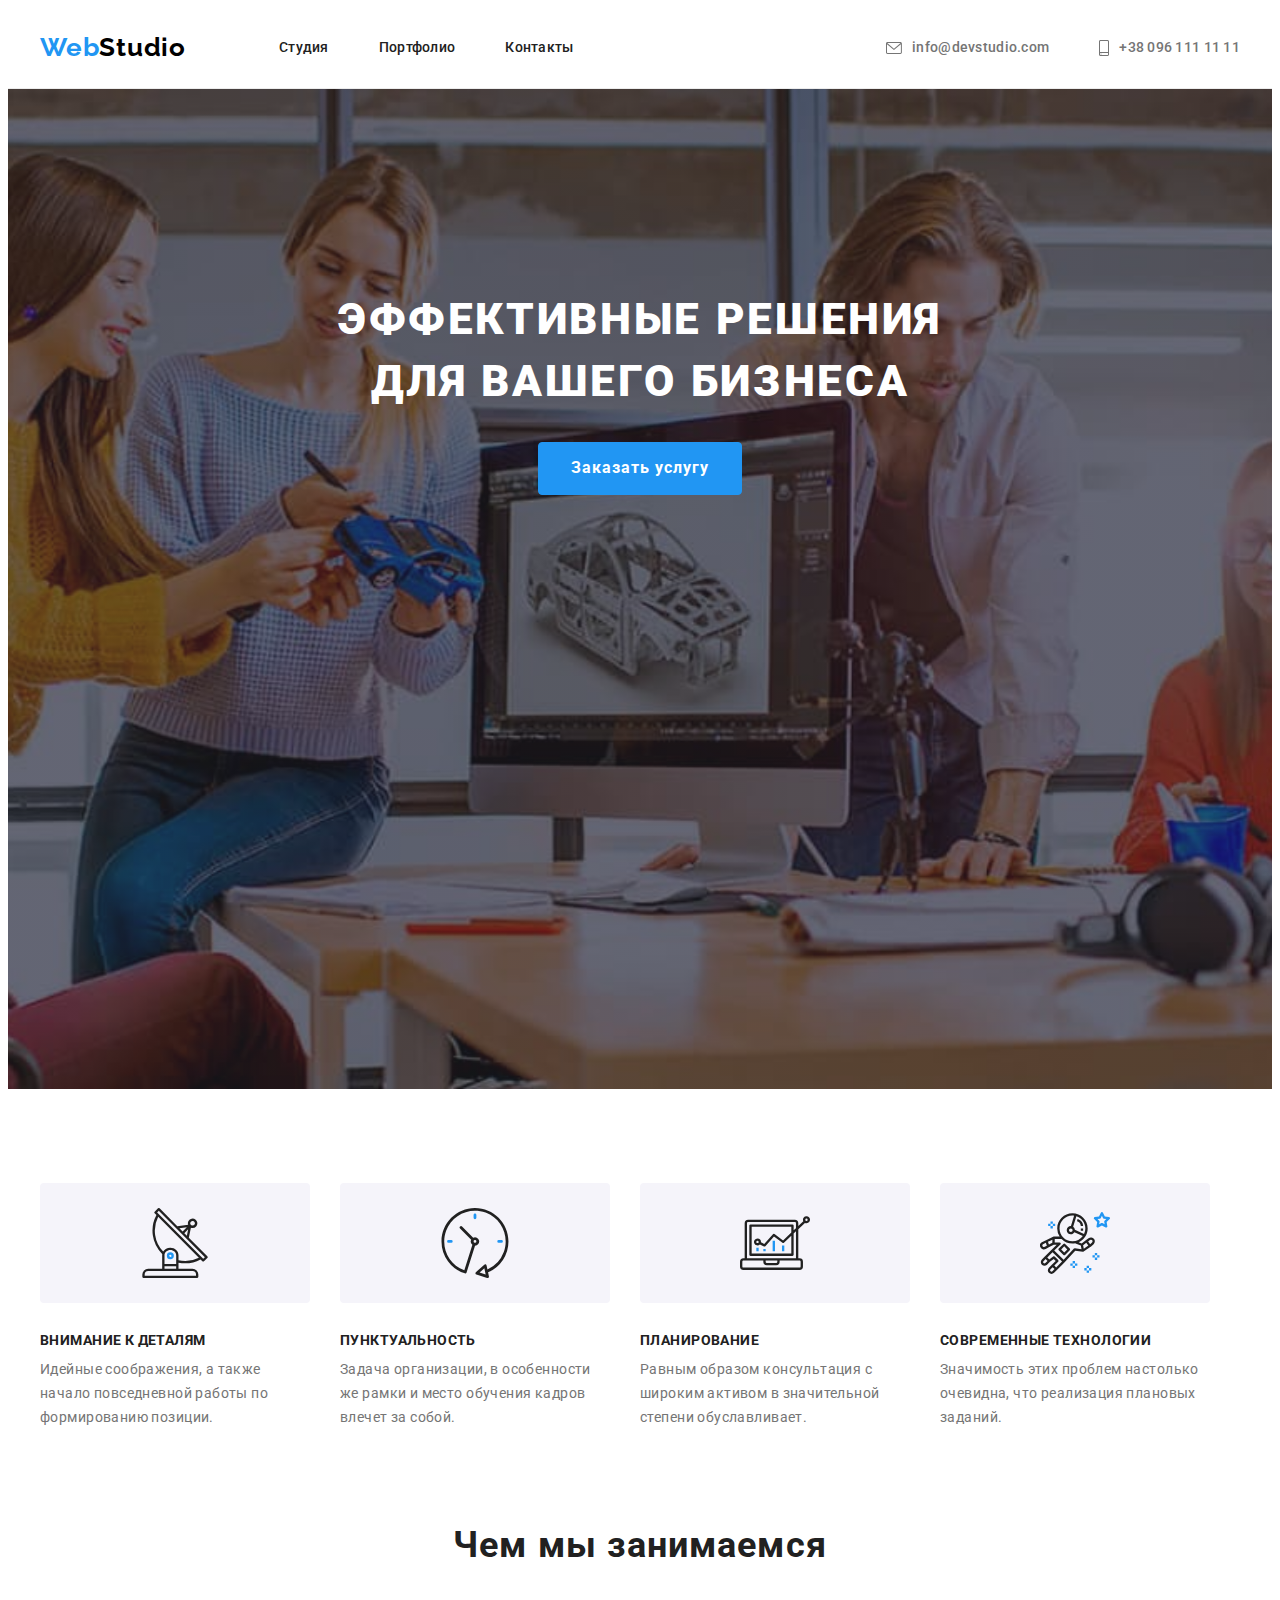
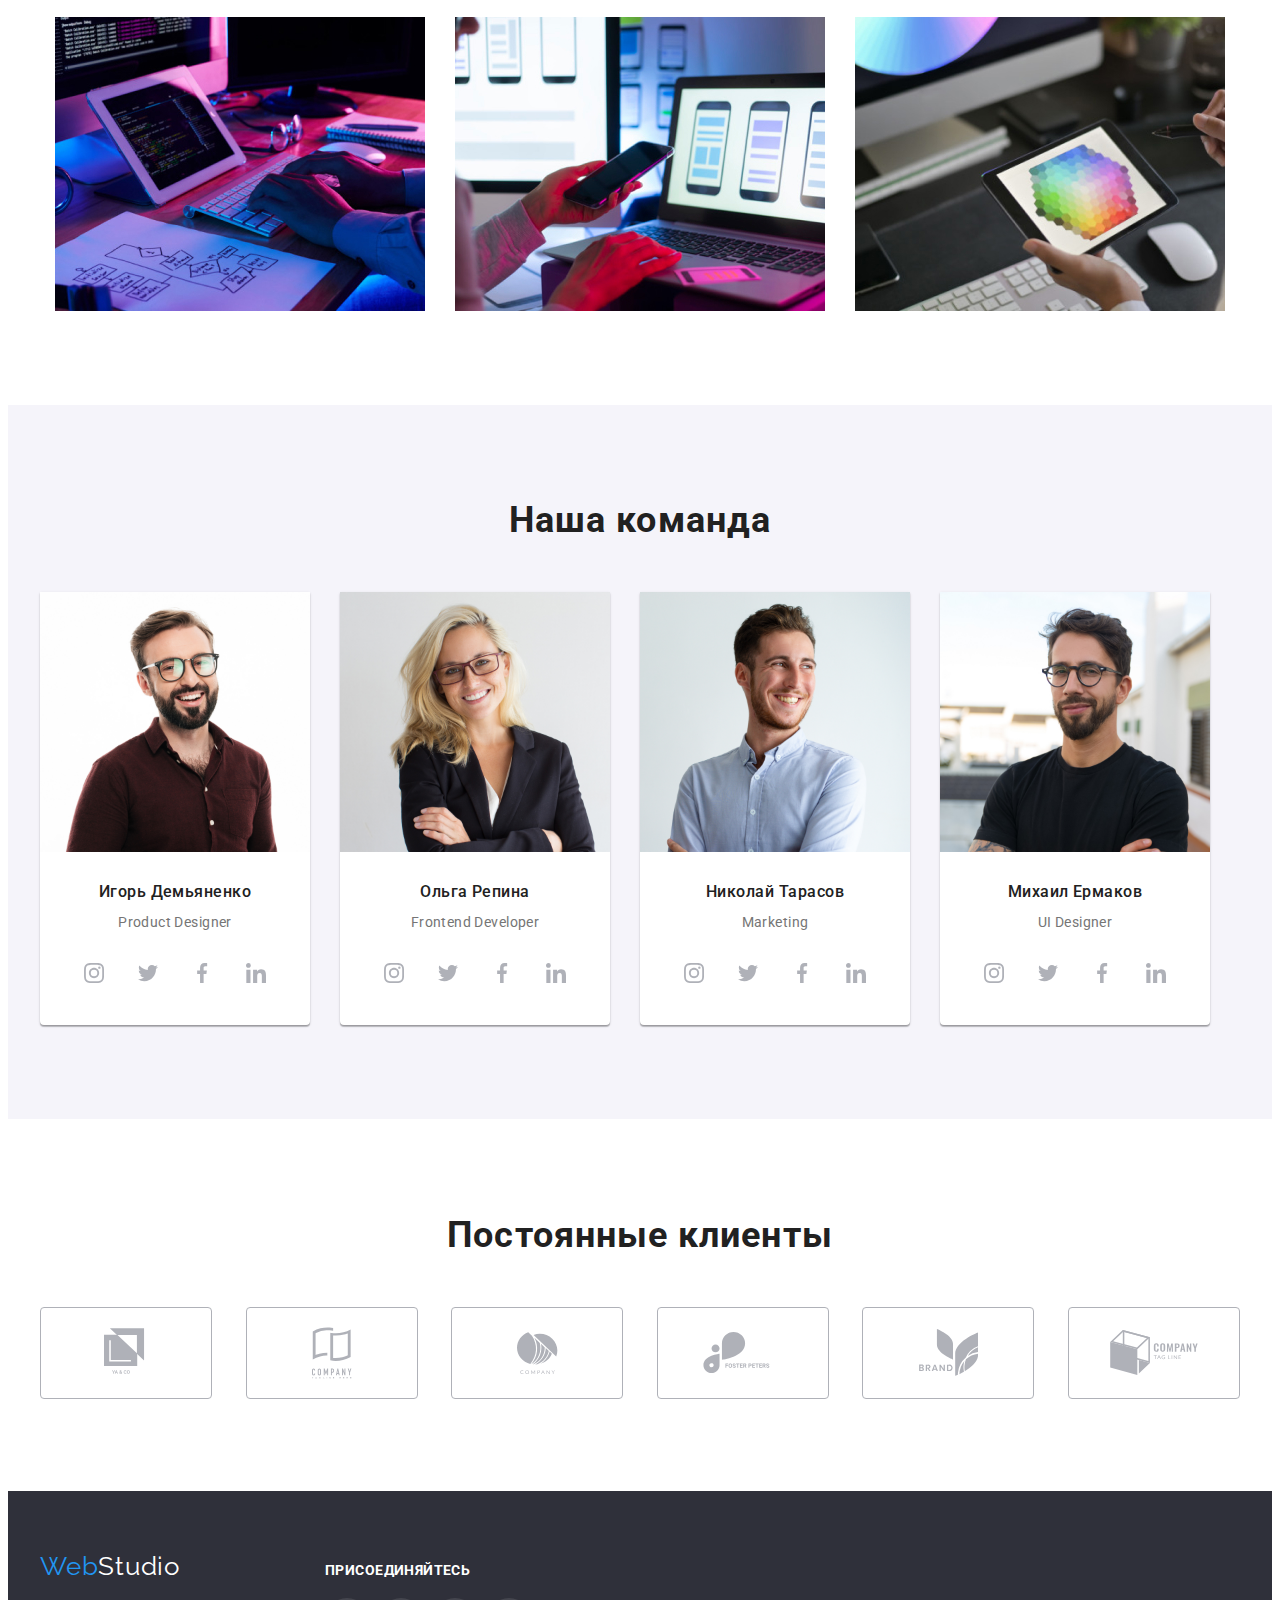
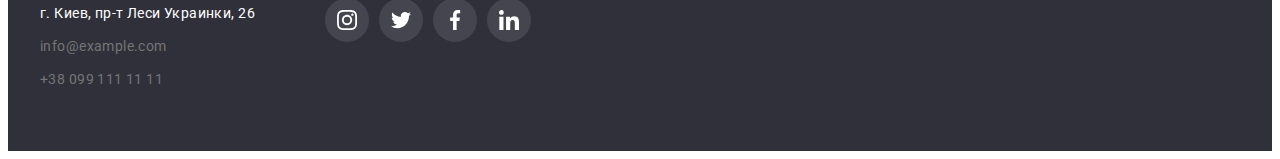
<file: index.html>
<!DOCTYPE html>
<html lang="ru">

<head>
    <meta charset="UTF-8">
    <meta name="viewport" content="width=device-width, initial-scale=1.0">

    <link rel="preconnect" href="https://fonts.gstatic.com">
    <link
        href="https://fonts.googleapis.com/css2?family=Raleway:wght@700&family=Roboto:wght@400;500;700;900&display=swap"
        rel="stylesheet">

    <link rel="stylesheet" href="https://cdnjs.cloudflare.com/ajax/libs/modern-normalize/1.0.0/modern-normalize.min.css"
        integrity="sha512-ISS7cAi1PEhQ8jnbJpJZMd29NlhNj4AWYyLOSp2CE/CsHxTCu+r+t0D2yoJudVrd0/8fTVPUVDzY5Tvli75u/g=="
        crossorigin="anonymous" />

    <link rel="stylesheet" href="./CSS/style.css">
    <title>Web Studio</title>
</head>

<body>
    <header class="header">
        <div class="container">
            <a href="./index.html" class="logo" lang="en"><span class="logo-accent">Web</span>Studio</a>
            <nav class="navigation">
                <ul class="nav-list">
                    <li class="nav-items">
                        <a class="nav-link" href="./index.html">Студия</a>
                    </li>
                    <li class="nav-items">
                        <a class="nav-link" href="./portfolio.html">Портфолио</a>
                    </li>
                    <li class="nav-items">
                        <a class="nav-link" href="">Контакты</a>
                    </li>
                </ul>
            </nav>
            <address class="adress">
                <ul class="adress-list">
                    <li class="adress-items">
                        
                        <a class="adress-link" href="mailto:info@devstudio.com">
                            <svg class="icon-envelope" width="16px" height="12px">
                                <use class="accent" href="./images/sprites/sprite.svg#icon-envelope"></use>
                            </svg>
                            info@devstudio.com</a>

                    </li>
                    <li class="adress-items">

                        <a class="adress-link" href="tel:+380961111111">
                            <svg class="icon-smartphone" width="10px" height="16px">
                                <use class="accent" href="./images/sprites/sprite.svg#icon-smartphone"></use>
                            </svg>
                            +38 096 111 11 11</a>

                    </li>
                </ul>
            </address>
        </div>
    </header>
    <main>
        <!--Hero section-->
        <section class="hero">
            <div class="container-hero">
                <h1 class="hero-titel">Эффективные решения для вашего бизнеса</h1>
            <button type="button" class="hero-button">Заказать услугу</button>
            </div>
        </section>
        <!--OUR PLUSES-->
        <section class="our-pluses">
            <div class="container">
                <h2 hidden>Чем мы занимаемся</h2>
                <ul class="our-pluses-list">
                    <li class="our-pluses-items">
                        <div class="pluses-sprites">
                            <svg class="icon-antenna" width="70px" height="70px">
                                <use class="accent" href="./images/sprites/sprite.svg#icon-antenna"></use>
                            </svg>
                        </div>
                        <h3 class="our-pluses-heading">Внимание к деталям</h3>
                        <p class="text">Идейные соображения, а также начало повседневной работы по формированию позиции.</p>
                    </li>
                    <li class="our-pluses-items">
                        <div class="pluses-sprites">
                            <svg class="icon-clock" width="70px" height="70px">
                                <use class="accent" href="./images/sprites/sprite.svg#icon-clock"></use>
                            </svg>
                        </div>
                        <h3 class="our-pluses-heading">Пунктуальность</h3>
                        <p class="text">Задача организации, в особенности же рамки и место обучения кадров влечет за собой.</p>
                    </li>
                    <li class="our-pluses-items">
                        <div class="pluses-sprites">
                            <svg class="icon-diagram" width="70px" height="70px">
                                <use class="accent" href="./images/sprites/sprite.svg#icon-diagram"></use>
                            </svg>
                        </div>
                        <h3 class="our-pluses-heading">Планирование</h3>
                        <p class="text">Равным образом консультация с широким активом в значительной степени обуславливает.</p>
                    </li>
                    <li class="our-pluses-items">
                        <div class="pluses-sprites">
                            <svg class="icon-astronaut" width="70px" height="70px">
                                <use class="accent" href="./images/sprites/sprite.svg#icon-astronaut"></use>
                            </svg>
                        </div>
                        <h3 class="our-pluses-heading">Современные технологии</h3>
                        <p class="text">Значимость этих проблем настолько очевидна, что реализация плановых заданий.</p>
                    </li>
                </ul>
            </div>
        </section>
        <!-- What we do -->
        <section class="what-we-do">
            <h2 class="heading">Чем мы занимаемся</h2>
            <div class="container"> 
                <ul class="what-we-do-list">
                    <li class="what-we-do-items">
                
                
                        <img class="img" src="./images/what_we_do/typing.jpg" alt="работает програмист" width="370" height="294">
                
                
                    </li>
                    <li class="what-we-do-items">
                
                
                        <img class="img" src="./images/what_we_do/models.jpg" alt="варианты выбора" width="370" height="294">
                
                
                    </li>
                    <li class="what-we-do-items">
                
                
                        <img class="img" src="./images/what_we_do/tablet.jpg" alt="работа с цветом" width="370" height="294">
                
                
                    </li>
                </ul>
            </div>
        </section>
        <!-- Our Team -->
        <section class="our-team">
            <h2 class="heading">Наша команда</h2>
            <div class="container">
                <ul class="our-team-list">
                    <li class="our-team-items">
                        <img class="img" src="./images/our_team/igor_demianenko.jpg" alt="Игорь Демьяненко" width="270" height="260">
                        <h3 class="team-heading">Игорь Демьяненко</h3>
                        <p class="text">Product Designer</p>
                        <ul class="social-links">
                            <li>
                                <a class="social-items" href="">
                                    <svg class="icon-instagram icon" width="20px" height="20px">
                                        <use class="accent" href="./images/sprites/sprite.svg#icon-instagram"></use>
                                    </svg>
                                </a>
                            </li>
                            <li>
                                <a class="social-items" href="">
                                    <svg class="icon-twitter icon" width="20px" height="20px">
                                        <use class="accent" href="./images/sprites/sprite.svg#icon-twitter"></use>
                                    </svg>
                                </a>
                            </li>
                            <li>
                                <a class="social-items" href="">
                                    <svg class="icon-facebook icon" width="20px" height="20px">
                                        <use class="accent" href="./images/sprites/sprite.svg#icon-facebook"></use>
                                    </svg>
                                </a>
                            </li>
                            <li>
                                <a class="social-items" href="">
                                    <svg class="icon-linkedin icon" width="20px" height="20px">
                                        <use class="accent" href="./images/sprites/sprite.svg#icon-linkedin"></use>
                                    </svg>
                                </a>
                            </li>
                        </ul>
                    </li>
                    <li class="our-team-items">
                        <img class="img" src="./images/our_team/olga_repina.jpg" alt="Ольга Репина" width="270" height="260">
                        <h3 class="team-heading">Ольга Репина</h3>
                        <p class="text">Frontend Developer</p>
                        <ul class="social-links">
                            <li>
                                <a class="social-items" href="">
                                    <svg class="icon-instagram icon" width="20px" height="20px">
                                        <use class="accent" href="./images/sprites/sprite.svg#icon-instagram"></use>
                                    </svg>
                                </a>
                            </li>
                            <li>
                                <a class="social-items" href="">
                                    <svg class="icon-twitter icon" width="20px" height="20px">
                                        <use class="accent" href="./images/sprites/sprite.svg#icon-twitter"></use>
                                    </svg>
                                </a>
                            </li>
                            <li>
                                <a class="social-items" href="">
                                    <svg class="icon-facebook icon" width="20px" height="20px">
                                        <use class="accent" href="./images/sprites/sprite.svg#icon-facebook"></use>
                                    </svg>
                                </a>
                            </li>
                            <li>
                                <a class="social-items" href="">
                                    <svg class="icon-linkedin icon" width="20px" height="20px">
                                        <use class="accent" href="./images/sprites/sprite.svg#icon-linkedin"></use>
                                    </svg>
                                </a>
                            </li>
                        </ul>
                    </li>
                    <li class="our-team-items">
                        <img class="img" src="./images/our_team/nikolay_tarasov.jpg" alt="Николай Тарасов" width="270" height="260">
                        <h3 class="team-heading">Николай Тарасов</h3>
                        <p class="text">Marketing</p>
                        <ul class="social-links">
                            <li>
                                <a class="social-items" href="">
                                    <svg class="icon-instagram icon" width="20px" height="20px">
                                        <use class="accent" href="./images/sprites/sprite.svg#icon-instagram"></use>
                                    </svg>
                                </a>
                            </li>
                            <li>
                                <a class="social-items" href="">
                                    <svg class="icon-twitter icon" width="20px" height="20px">
                                        <use class="accent" href="./images/sprites/sprite.svg#icon-twitter"></use>
                                    </svg>
                                </a>
                            </li>
                            <li>
                                <a class="social-items" href="">
                                    <svg class="icon-facebook icon" width="20px" height="20px">
                                        <use class="accent" href="./images/sprites/sprite.svg#icon-facebook"></use>
                                    </svg>
                                </a>
                            </li>
                            <li>
                                <a class="social-items" href="">
                                    <svg class="icon-linkedin icon" width="20px" height="20px">
                                        <use class="accent" href="./images/sprites/sprite.svg#icon-linkedin"></use>
                                    </svg>
                                </a>
                            </li>
                        </ul>
                    </li>
                    <li class="our-team-items">
                        <img class="img" src="./images/our_team/myhayl_yermakov.jpg" alt="Михаил Ермаков" width="270" height="260">
                        <h3 class="team-heading">Михаил Ермаков</h3>
                        <p class="text">UI Designer</p>
                        <ul class="social-links">
                            <li class="social-list-icons">
                                <a class="social-items" href="">
                                    <svg class="icon-instagram icon" width="20px" height="20px">
                                        <use class="accent" href="./images/sprites/sprite.svg#icon-instagram"></use>
                                    </svg>
                                </a>
                            </li>
                            <li class="social-list-icons">
                                <a class="social-items" href="">
                                    <svg class="icon-twitter icon" width="20px" height="20px">
                                        <use class="accent" href="./images/sprites/sprite.svg#icon-twitter"></use>
                                    </svg>
                                </a>
                            </li>
                            <li class="social-list-icons">
                                <a class="social-items" href="">
                                    <svg class="icon-facebook icon" width="20px" height="20px">
                                        <use class="accent" href="./images/sprites/sprite.svg#icon-facebook"></use>
                                    </svg>
                                </a>
                            </li>
                            <li class="social-list-icons">
                                <a class="social-items" href="">
                                    <svg class="icon-linkedin icon" width="20px" height="20px">
                                        <use class="accent" href="./images/sprites/sprite.svg#icon-linkedin"></use>
                                    </svg>
                                </a>
                            </li>
                        </ul>
                    </li>
                </ul>
            </div>
        </section>
        <!-- Clients -->
        <section class="clients">
            <div class="container">
                <h3 class="clients-heading" lang="ru">Постоянные клиенты</h3>
                <ul class="clients-list">
                    <li class="clients-items">
                        <a class="clients-link" href="">
                            <svg class="icon" width="44.27" height="49.23">
                                <use href="./images/sprites/sprite.svg#icon-logo-1"></use>
                            </svg>
                        </a>
                    </li>
                    <li class="clients-items">
                        <a class="clients-link" href="">
                            <svg class="icon" width="40" height="52">
                                <use href="./images/sprites/sprite.svg#icon-logo-2"></use>
                            </svg>
                        </a>
                    </li>
                    <li class="clients-items">
                        <a class="clients-link" href="">
                            <svg class="icon" width="41" height="42.6">
                                <use href="./images/sprites/sprite.svg#icon-logo-3"></use>
                            </svg>
                        </a>
                    </li>
                    <li class="clients-items">
                        <a class="clients-link" href="">
                            <svg class="icon" width="79.66" height="42.02">
                                <use href="./images/sprites/sprite.svg#icon-logo-4"></use>
                            </svg>
                        </a>
                    </li>
                    <li class="clients-items">
                        <a class="clients-link" href="">
                            <svg class="icon" width="59" height="47">
                                <use href="./images/sprites/sprite.svg#icon-logo-5"></use>
                            </svg>
                        </a>
                    </li>
                    <li class="clients-items">
                        <a class="clients-link" href="">
                            <svg class="icon" width="88.48" height="45.44">
                                <use href="./images/sprites/sprite.svg#icon-Object"></use>
                            </svg>
                        </a>
                    </li>
                </ul>
            </div>
        </section>
    </main>
    <!-- footer -->
    <footer class="footer">
        <div class="container">
            <div class="footer-adress-div">
                <a href="./index.html" lang="en" class="logo-footer"><span class="logo-accent">Web</span>Studio</a>
            <address class="footer-adress">
                <ul class="footer-adress-list">
                    <li class="footer-adress-items">
                        <a class="footer-map-adress" href="https://goo.gl/maps/B2MMgCpPoUYWaJqn6">г. Киев, пр-т Леси Украинки,
                            26</a>
                    </li>
                    <li class="footer-adress-items">
                        <a class="footer-link" href="mailto:info@example.com">info@example.com</a>
                    </li>
                    <li class="footer-adress-items">
                        <a class="footer-link" href="tel:+380991111111">+38 099 111 11 11</a>
                    </li>
                </ul>
            </address>
            </div>
            <div class="join-us">
                <p class="join-us-text">присоединяйтесь</p>
                <ul class="social-list-join-us">
                    <li class="social-list-icons">
                        <a class="social-items" href="">
                            <svg class="icon-instagram icon" width="20px" height="20px">
                                <use class="accent" href="./images/sprites/sprite.svg#icon-instagram"></use>
                            </svg>
                        </a>
                    </li>
                    <li class="social-list-icons">
                        <a class="social-items" href="">
                            <svg class="icon-twitter icon" width="20px" height="20px">
                                <use class="accent" href="./images/sprites/sprite.svg#icon-twitter"></use>
                            </svg>
                        </a>
                    </li>
                    <li class="social-list-icons">
                        <a class="social-items" href="">
                            <svg class="icon-facebook icon" width="20px" height="20px">
                                <use class="accent" href="./images/sprites/sprite.svg#icon-facebook"></use>
                            </svg>
                        </a>
                    </li>
                    <li class="social-list-icons">
                        <a class="social-items" href="">
                            <svg class="icon-linkedin icon" width="20px" height="20px">
                                <use class="accent" href="./images/sprites/sprite.svg#icon-linkedin"></use>
                            </svg>
                        </a>
                    </li>
                </ul>
            </div>
        </div>
    </footer>
</body>

</html>
</file>
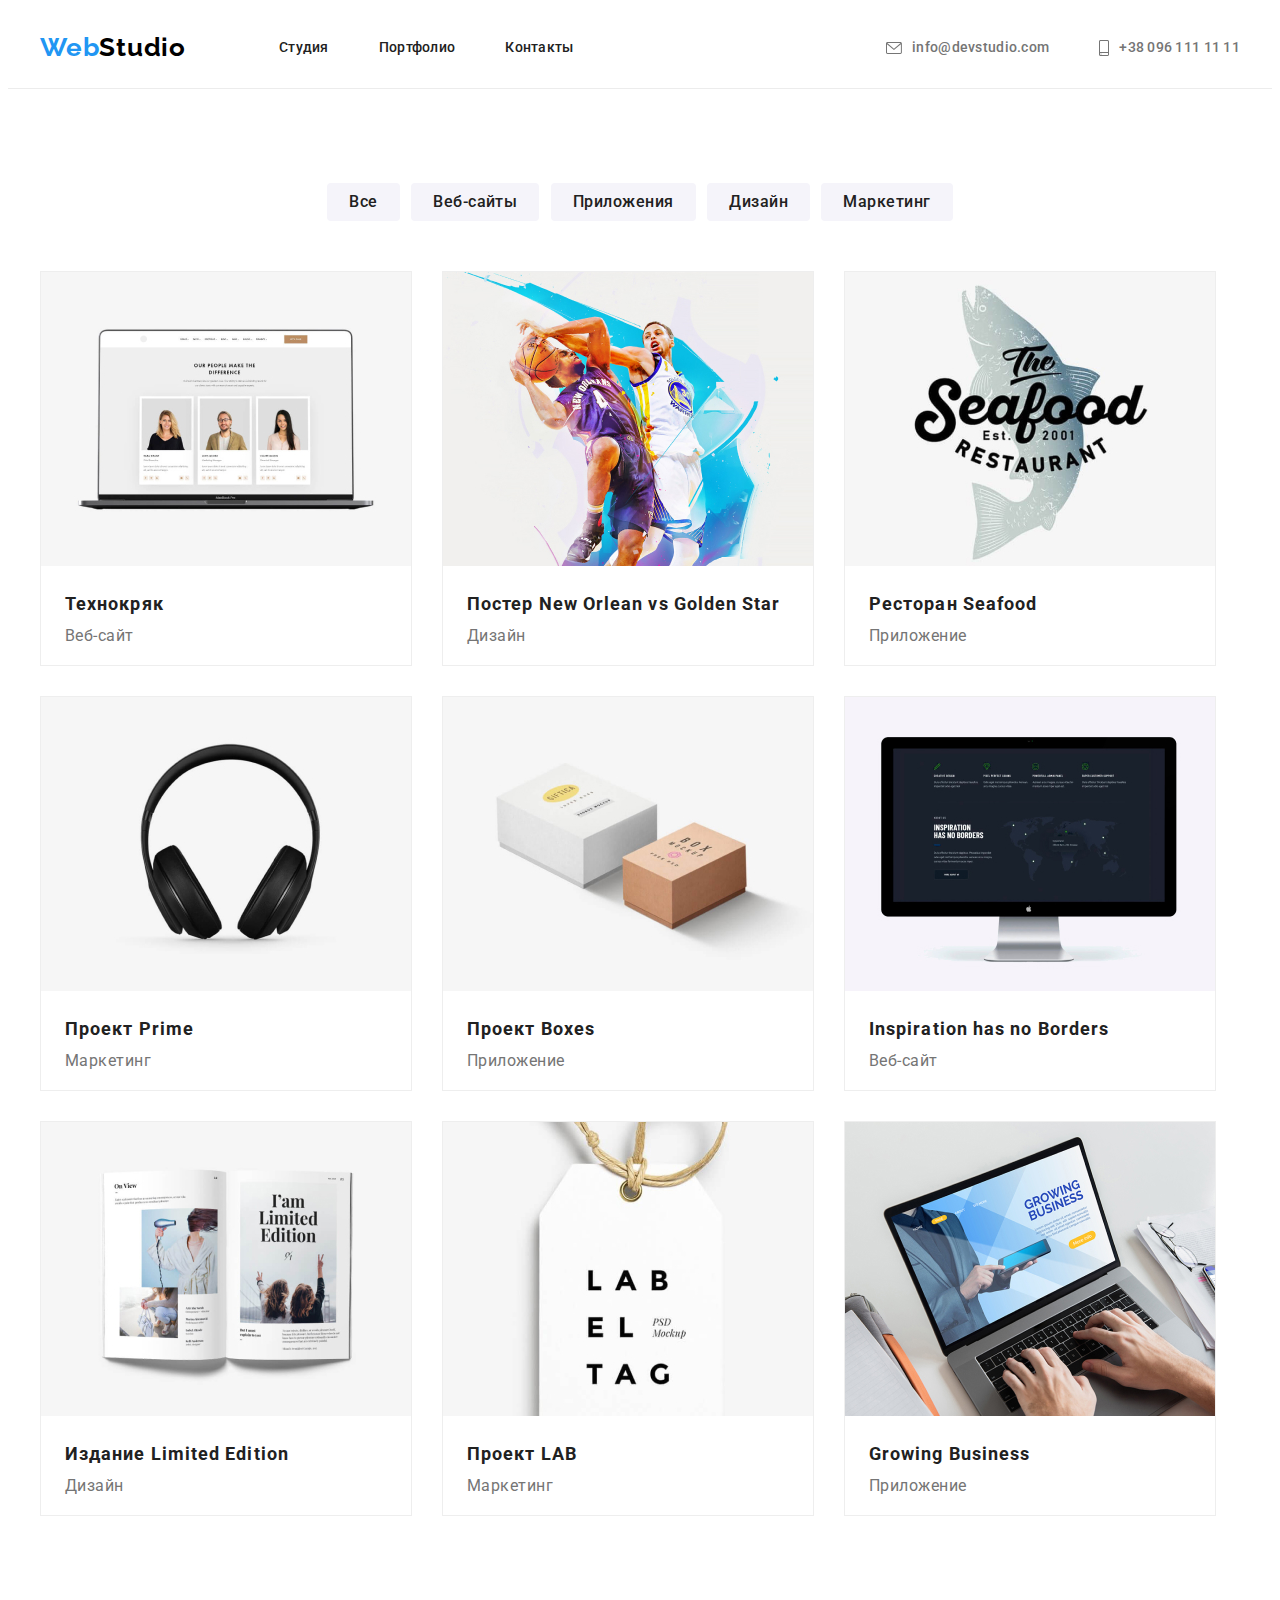
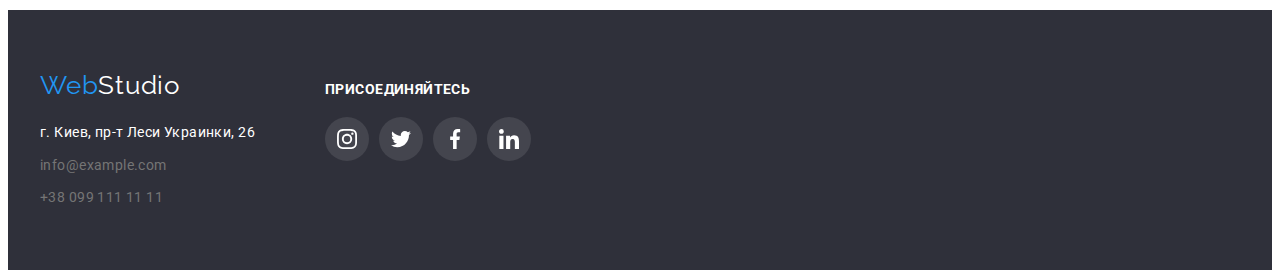
<file: portfolio.html>
<!DOCTYPE html>
<html lang="ru">

<head>
    <meta charset="UTF-8">
    <meta name="viewport" content="width=device-width, initial-scale=1.0">

    <link rel="preconnect" href="https://fonts.gstatic.com">
    <link
        href="https://fonts.googleapis.com/css2?family=Raleway:wght@700&family=Roboto:wght@400;500;700;900&display=swap"
        rel="stylesheet">

    <link rel="stylesheet" href="https://cdnjs.cloudflare.com/ajax/libs/modern-normalize/1.0.0/modern-normalize.min.css"
        integrity="sha512-ISS7cAi1PEhQ8jnbJpJZMd29NlhNj4AWYyLOSp2CE/CsHxTCu+r+t0D2yoJudVrd0/8fTVPUVDzY5Tvli75u/g=="
        crossorigin="anonymous" />

    <link rel="stylesheet" href="./CSS/style.css">
    <title>Portfolio</title>
</head>

<body>
    <!-- HEADER -->
    <header class="header">
        <div class="container">
            <a href="./index.html" class="logo" lang="en"><span class="logo-accent">Web</span>Studio</a>
            <nav class="navigation">
                <ul class="nav-list">
                    <li class="nav-items">
                        <a class="nav-link" href="./index.html">Студия</a>
                    </li>
                    <li class="nav-items">
                        <a class="nav-link" href="./portfolio.html">Портфолио</a>
                    </li>
                    <li class="nav-items">
                        <a class="nav-link" href="">Контакты</a>
                    </li>
                </ul>
            </nav>
            <address class="adress">
                <ul class="adress-list">
                    <li class="adress-items">
                        
                        <a class="adress-link" href="mailto:info@devstudio.com">
                            <svg class="icon-envelope" width="16px" height="12px">
                                <use class="accent" href="./images/sprites/sprite.svg#icon-envelope"></use>
                            </svg>
                            info@devstudio.com</a>

                    </li>
                    <li class="adress-items">

                        <a class="adress-link" href="tel:+380961111111">
                            <svg class="icon-smartphone" width="10px" height="16px">
                                <use class="accent" href="./images/sprites/sprite.svg#icon-smartphone"></use>
                            </svg>
                            +38 096 111 11 11</a>

                    </li>
                </ul>
            </address>
        </div>
    </header>

    <!-- MAIN -->
    <main class="main">
        <section class="project">
            <div class="container-project">
                <div class="nav-list">
                    <h1 hidden>Projects</h1>
                    <ul class="nav-project-list">
                        <li class="nav-project-items">
                            <button class="button" type="button">Все</button>
                        </li>
                        <li class="nav-project-items">
                            <button class="button" type="button">Веб-сайты</button>
                        </li>
                        <li class="nav-project-items">
                            <button class="button" type="button">Приложения</button>
                        </li>
                        <li class="nav-project-items">
                            <button class="button" type="button">Дизайн</button>
                        </li>
                        <li class="nav-project-items">
                            <button class="button" type="button">Маркетинг</button>
                        </li>
                    </ul>
                </div>
                
                <div class="project-section">
                    <ul class="project-list">
                        <li class="project-items">
                            <a class="project-card-link" href="">
                                <img class="project-img img" src="./images/portfolio-img/tehnocryak.jpg" alt="технокряк" width="370" height="294">
                                <div class="project-info">
                                    <h2 class="project-item-heading" >Технокряк</h2>
                                    <p class="project-text">Веб-сайт</p>
                                </div>
                            </a>
                        </li>
                        <li class="project-items">
                            <a class="project-card-link" href="">
                                <img class="project-img img" src="./images/portfolio-img/neworlean-goldenstar.jpg" alt="постер новый орлеан против золотой звезды"
                                width="370" height="294">
                            <div class="project-info">
                                <h2 class="project-item-heading" >Постер New Orlean vs Golden Star</h2>
                                <p class="project-text">Дизайн</p>
                            </div>
                            </a>
                        </li>
                        <li class="project-items">
                            <a class="project-card-link" href="">
                                <img class="project-img img" src="./images/portfolio-img/seafood.jpg" alt="ресторан морская еда" width="370" height="294">
                            <div class="project-info">
                                <h2 class="project-item-heading" >Ресторан Seafood</h2>
                                <p class="project-text">Приложение</p>
                            </div>
                            </a>
                        </li>
                        <li class="project-items">
                            <a class="project-card-link" href="">
                                <img class="project-img img" src="./images/portfolio-img/prime.jpg" alt="Проект прайм" width="370" height="294">
                            <div class="project-info">
                                <h2 class="project-item-heading" >Проект Prime</h2>
                                <p class="project-text">Маркетинг</p>
                            </div>
                            </a>
                        </li>
                        <li class="project-items">
                            <a class="project-card-link" href="">
                                <img class="project-img img" src="./images/portfolio-img/boxes.jpg" alt="проект коробки" width="370" height="294">
                            <div class="project-info">
                                <h2 class="project-item-heading" >Проект Boxes</h2>
                                <p class="project-text">Приложение</p>
                            </div>
                            </a>
                        </li>
                        <li class="project-items">
                            <a class="project-card-link" href="">
                                <img class="project-img img" src="./images/portfolio-img/no-borders.jpg" alt="у вдохновения нет границ" width="370" height="294">
                            <div class="project-info">
                                <h2 class="project-item-heading" >Inspiration has no Borders</h2>
                                <p class="project-text">Веб-сайт</p>
                            </div>
                            </a>
                        </li>
                        <li class="project-items">
                            <a class="project-card-link" href="">
                                <img class="project-img img" src="./images/portfolio-img/limited-edition.jpg" alt="издание ограниченный выпуск" width="370"
                                height="294">
                            <div class="project-info">
                                <h2 class="project-item-heading" >Издание Limited Edition</h2>
                                <p class="project-text">Дизайн</p>
                            </div>
                            </a>
                        </li>
                        <li class="project-items">
                            <a class="project-card-link" href="">
                                <img class="project-img img" src="./images/portfolio-img/project-lab.jpg" alt="Проект LAB" width="370" height="294">
                            <div class="project-info">
                                <h2 class="project-item-heading" >Проект LAB</h2>
                                <p class="project-text">Маркетинг</p>
                            </div>
                            </a>
                        </li>
                        <li class="project-items">
                            <a class="project-card-link" href="">
                                <img class="project-img img" src="./images/portfolio-img/growing-business.jpg" alt="Растущий бизнес" width="370" height="294">
                            <div class="project-info">
                                <h2 class="project-item-heading" >Growing Business</h2>
                                <p class="project-text">Приложение</p>
                            </div>
                            </a>
                        </li>
                    </ul>
                </div>
            </div>
        </section>
    </main>


    <!-- FOOTER -->
    <footer class="footer">
        <div class="container">
            <div class="footer-adress-div">
                <a href="./index.html" lang="en" class="logo-footer"><span class="logo-accent">Web</span>Studio</a>
            <address class="footer-adress">
                <ul class="footer-adress-list">
                    <li class="footer-adress-items">
                        <a class="footer-map-adress" href="https://goo.gl/maps/B2MMgCpPoUYWaJqn6">г. Киев, пр-т Леси Украинки,
                            26</a>
                    </li>
                    <li class="footer-adress-items">
                        <a class="footer-link" href="mailto:info@example.com">info@example.com</a>
                    </li>
                    <li class="footer-adress-items">
                        <a class="footer-link" href="tel:+380991111111">+38 099 111 11 11</a>
                    </li>
                </ul>
            </address>
            </div>
            <div class="join-us">
                <p class="join-us-text">присоединяйтесь</p>
                <ul class="social-list-join-us">
                    <li class="social-list-icons">
                        <a class="social-items" href="">
                            <svg class="icon-instagram icon" width="20px" height="20px">
                                <use class="accent" href="./images/sprites/sprite.svg#icon-instagram"></use>
                            </svg>
                        </a>
                    </li>
                    <li class="social-list-icons">
                        <a class="social-items" href="">
                            <svg class="icon-twitter icon" width="20px" height="20px">
                                <use class="accent" href="./images/sprites/sprite.svg#icon-twitter"></use>
                            </svg>
                        </a>
                    </li>
                    <li class="social-list-icons">
                        <a class="social-items" href="">
                            <svg class="icon-facebook icon" width="20px" height="20px">
                                <use class="accent" href="./images/sprites/sprite.svg#icon-facebook"></use>
                            </svg>
                        </a>
                    </li>
                    <li class="social-list-icons">
                        <a class="social-items" href="">
                            <svg class="icon-linkedin icon" width="20px" height="20px">
                                <use class="accent" href="./images/sprites/sprite.svg#icon-linkedin"></use>
                            </svg>
                        </a>
                    </li>
                </ul>
            </div>
        </div>
    </footer>

</body>

</html>
</file>
<file: CSS/style.css>
:root {
    --logo-color: #000000;
    --paragraph-color: #757575;
    --accent-color: #2196f3;
    --hero-heading-color: #ffffff;
    --hero-bg-color: #2f303a;
    --heading-color: #212121;
    --footer-adres-color: rgba(255, 255, 255, 0, 6);
    --portfolio-button: #f5f4fa;
    --link-color:#AFB1B8;
  }
  body {
    font-family: Roboto, sans-serif;
    font-weight: 400;
    color: var(--paragraph-color);
    font-size: 14px;
    line-height: 1.7;
    letter-spacing: 0.03em;
  }
  ul {
    list-style: none;
  }
  a {
    text-decoration: none;
  }
  
  .img{
    display: block;
  }
  /* HEADER START */
  .container {
    display: flex;
    align-items: center;
    width: 1200px;
    margin-left: auto;
    margin-right: auto;
    padding-right: 15px;
    padding-left: 15px;
  }
  /* HEADER */
  .header{
    margin: 0 auto;
    max-width: 1600px;
    border-bottom: 1px solid #ECECEC;
  }
  /* LOGO */
  .logo {
    margin-right: 93px;
  
    color: var(--logo-color);
    font-family: Raleway, sans-serif;
    font-weight: 700;
    font-size: 26px;
    line-height: 1.2;
    letter-spacing: 0.03em;
  }
  .logo-accent {
    color: var(--accent-color);
  }
  /* END LOGO */
  
  /* NAVIGATION */
  
  .nav-list {
    display: flex;
    margin: 0;
    padding: 0;
  }
  .nav-list .nav-items:not(:last-child) {
    margin-right: 50px;
  }
  .nav-link {
    display: block;
    padding-top: 32px;
    padding-bottom: 32px;
  
    font-family: Roboto, sans-serif;
    color: var(--heading-color);
    font-weight: 500;
    line-height: 1.1;
    letter-spacing: 0.02em;
  }
  .nav-link:hover,
  .nav-link:focus {
    color: var(--accent-color);
  }
  /* END NAVIGATION */
  
  /* NAV-ADRESS */
  .adress {
    margin-left: auto;
  }
  .adress-list {
    display: flex;
    align-items: center;
    margin: 0;
    padding: 0;
  }
  
  .adress-list .adress-items:not(:last-child) {
    margin-right: 50px;
  }
  
  .adress-link {
    display: flex; 
    padding-top: 32px;
    padding-bottom: 32px;
    align-items: center;
  
    font-family: Roboto, sans-serif;
    color: var(--paragraph-color);
    font-style: normal;
    font-weight: 500;
    line-height: 1.1;
    letter-spacing: 0.02em;
  }

  .icon-envelope{
    display: inline-block;
    margin-right: 10px;
    fill: currentColor;
  }

  .icon-smartphone{
    display: inline-block;
    margin-right: 10px;
    fill: currentColor;
  }

  .icon-envelope:hover,
  .icon-envelope:focus{
    fill: var(--accent-color);
  }

  .adress-link:hover,
  .adress-link:focus {
    color: var(--accent-color);
  }

  
  /* END NAV-ADRESS */
  
  /* HERO */
  .container-hero{
    align-items: center;
    width: 1200px;
    margin-left: auto;
    margin-right: auto;
    /* padding-right: 15px;
    padding-left: 15px; */
    padding: 0 15px;
  }
  .hero {
    padding: 200px 0;
    margin: 0 auto;
    max-width: 1600px;
    min-height: 600px;
  
    text-align: center;
   
    background-color: var(--hero-bg-color);
    background-image:linear-gradient(rgba(47, 48, 58, 0.4),rgba(47, 48, 58, 0.4)), url(../images/hero/hero.jpg);
    background-repeat: no-repeat;
    background-position: center;
    background-size: cover;
  }
  .hero-titel {
    margin: 0 0 30px 0;
    margin-left: auto;
    margin-right: auto;
  
    font-family: Roboto, sans-serif;
    text-transform: uppercase;
    color: var(--hero-heading-color);
    width: 696px;
    font-weight: 900;
    font-size: 44px;
    line-height: 1.4;
    letter-spacing: 0.06em;
  }
  .hero-button {
    min-width: 200px;
    padding: 10px 32px;
    border: 1px solid var(--accent-color);
    border-radius: 4px;
    cursor: pointer;
  
    font-family: Roboto, sans-serif;
    color: var(--hero-heading-color);
    background-color: var(--accent-color);
    text-align: center;
    font-weight: 700;
    font-size: 16px;
    line-height: 1.9;
    letter-spacing: 0.06em;
  }
  
  .hero-button:hover,
  .hero-button:focus {
    color: var(--accent-color);
    background-color: var(--hero-heading-color);
  }
  /* END HERO */
  
  /* HEADER END */
  
  /* OUR PLUSES */
  
  .our-pluses{
    padding-top: 94px;
    padding-bottom: 94px;
  }
  .our-pluses-list {
    display: flex;
    flex-wrap: wrap;
    margin: 0;
    padding: 0;
  }
  
  .our-pluses-items {
    width: 270px;
  }
  .pluses-sprites{
    display: flex;
    align-items: center;
    justify-content: center;
    margin-bottom: 30px;
    height: 120px;
    background-color: var(--portfolio-button);
    border-radius: 4px;
  }

  .container .our-pluses-items:not(:last-child) {
    margin-right: 30px;
  }
  .our-pluses-items .text {
    margin: 0;
  }
  .our-pluses-heading {
    margin: 0;
    margin-bottom: 10px;
  
    font-family: Roboto, sans-serif;
    color: var(--heading-color);
    font-weight: 700;
    font-size: 14px;
    line-height: 1.1;
    letter-spacing: 0.03em;
    text-transform: uppercase;
  }
  /* END OUR PLUSES */
  
  /* WHAT WE DO */
  
  .what-we-do{
    padding-bottom: 94px;
  }
  .what-we-do .container {
    justify-content: center;
  }
  .what-we-do .heading {
    margin: 0;
    margin-bottom: 50px;
  
    font-family: Roboto, sans-serif;
    color: var(--heading-color);
    font-weight: 700;
    font-size: 36px;
    line-height: 1.2;
    text-align: center;
    letter-spacing: 0.03em;
  }
  
  .what-we-do-list {
    margin: 0;
    padding: 0;
    display: flex;
    justify-content: space-around;
  }
  
  .what-we-do-items img {
    display: block;
  }
  .what-we-do-list .what-we-do-items:not(:last-child) {
    margin-right: 30px;
  }
  /* END WHAT WE DO */
  
  /* OUR TEAM */
  
  .our-team{
    padding:94px 0;
    background-color: var(--portfolio-button);
  }
  
  .our-team .heading {
    margin: 0;
    margin-bottom: 50px;
  
    font-family: Roboto, sans-serif;
    color: var(--heading-color);
    font-weight: 700;
    font-size: 36px;
    line-height: 1.2;
    text-align: center;
    letter-spacing: 0.03em;
  }
  
  .our-team-list {
    margin: 0;
    padding: 0;
    display: flex;
  }
  
  .our-team-list .our-team-items:not(:last-child) {
    margin-right: 30px;
  }
  
  .our-team-items img {
    margin-bottom: 30px;
  }
  
  .our-team-items {
    text-align: center;
    background-color: var(--hero-heading-color);
    box-shadow: 0px 1px 3px rgba(0, 0, 0, 0.12), 0px 1px 1px rgba(0, 0, 0, 0.14), 0px 2px 1px rgba(0, 0, 0, 0.2);
    border-radius: 0px 0px 4px 4px;
  }
  
  .our-team-items .team-heading {
    margin: 0;
    margin-bottom: 10px;
    font-family: Roboto, sans-serif;
    color: var(--heading-color);
    font-weight: 500;
    font-size: 16px;
    line-height: 1.2;
    letter-spacing: 0.03em;
  }
  
  .our-team-items .text {
    margin: 0;
  }

  .social-links{
    display: flex;
    justify-content: space-between;
    margin: 16px auto 30px;
    padding: 0;
    max-width: 206px;
  }

  .social-items{
    display:flex;
    align-items: center;
    justify-content: center;
    width: 44px;
    height: 44px;
    border-radius: 50%;
    color: var(--link-color);
  }

  .social-items:hover,
  .social-items:focus{
    background-color: var(--accent-color);
    color: #ffffff;
  }
  .icon{
    fill: currentColor;
  }
  /* END OUR TEAM */

  /* CLIENTS */

  .clients{
    padding-top: 96px;
    padding-bottom: 92px;
  }

  .clients .container{
    display: block;
    align-items: center;
    width: 1200px;
    margin-left: auto;
    margin-right: auto;
    padding-right: 15px;
    padding-left: 15px;
  }
  .clients-heading{
    margin: 0;
    padding: 0;
    margin-bottom: 50px;
    font-family: Roboto, sans-serif;
    font-style: normal;
    font-weight: bold;
    font-size: 36px;
    line-height: 1.16;
    text-align: center;
    letter-spacing: 0.03em;

    color: #212121;
  }

  .clients-list{
    display: flex;
    justify-content: space-between;
    margin: 0 auto;
    padding: 0;
  }

  .clients-link{
    display: flex;
    align-items: center;
    justify-content: center;
    width: 170px;
    height: 90px;
    color: var(--link-color);
    border: 1px solid var(--link-color);
    border-radius: 4px;
  }

  .clients-link:hover,
  .clients-link:focus{
    color: var(--accent-color);
    border: 1px solid var(--accent-color);
  }

  .icon{
    fill: currentColor;
  }
  /* END CLIENTS */
  
  /* FOOTER */
  
  .footer {
    padding-top: 60px;
    padding-bottom: 60px;
  
    background-color: var(--hero-bg-color);
  }
  
  .footer .container {
    display: flex;
    align-items: baseline;
  }
  .footer-adress-div{
    margin-right: 70px;
  }
  .footer-adress-list {
    display: flex;
    flex-direction: column;
    padding: 0;
    margin: 0;
  }
  
  .logo-footer {
    display: inline-block;
    margin-bottom: 20px;
   
    font-family: Raleway, sans-serif;
    color: var(--hero-heading-color);
    font-weight: 400;
    font-size: 26px;
    line-height: 1.2;
    letter-spacing: 0.03em;
  }
  
  
  .footer-adress-list .footer-adress-items {
    display: inline-block;
  }
  
  .footer-adress-list .footer-adress-items:not(:last-child) {
    margin-bottom: 9px;
  }
  
  .footer-adress .footer-map-adress{
    font-family: Roboto, sans-serif;
    color: var(--hero-heading-color);
    font-style: normal;
    font-weight: 400;
    font-size: 14px;
    line-height: 1.7;
    letter-spacing: 0.03em;
  }
  
  .footer-adress-items .footer-map-adress:hover,
  .footer-adress-items .footer-map-adress:focus {
    color: var(--accent-color);
  }
  
  
  
  .footer-adress-items .footer-link {
    font-family: Roboto, sans-serif;
    color: var(--footer-adres-color);
    font-style: normal;
    font-weight: 400;
    font-size: 14px;
    line-height: 1.7;
    letter-spacing: 0.03em;
  }
  
  .footer-adress-items .footer-link:hover,
  .footer-adress-items .footer-link:focus {
    color: var(--accent-color);
  }

  .join-us-text{
    margin: 0;
    margin-bottom: 20px;
    font-family: Roboto, sans-serif;
    font-style: normal;
    font-weight: 700;
    font-size: 14px;
    line-height: 1.142;
    letter-spacing: 0.03em;
    text-transform: uppercase;

    color: var(--hero-heading-color);
  }
  
  .social-list-join-us{
    display: flex;
    margin: 0;
    padding: 0;
  }

  .social-list-join-us .social-list-icons:not(:last-child){
    margin-right: 10px;
  }
  
  .social-list-join-us .social-items{
    background-color: #44454E;
    color: var(--hero-heading-color);
  }

  .social-list-join-us .social-items:hover,
  .social-list-join-us .social-items:focus{
    background-color: var(--accent-color);
  }
  /* END FOOTER */
  
  /* PORTFOLIO STYLES */
  
  .project{
    padding: 94px 0;
  
  }
  
  .container-project{
    align-items: center;
    width: 1200px;
    margin-left: auto;
    margin-right: auto;
    padding-right: 15px;
    padding-left: 15px;
  }
  .nav-list{
    justify-content: center;
    align-items: center;
  }
  
  .nav-project-list {
    margin: 0;
    padding: 0;
    margin-bottom: 50px;
  }
  
  
  
  .nav-project-list .nav-project-items:not(:last-child) {
    margin-right: 8px;
  }
  
  /* BUTTON */
  .button{
    cursor: pointer;
  }
  .nav-project-items .button {
    padding: 6px 22px;
    border: none;
    border-radius: 4px;
    background-color: var(--portfolio-button);
    outline: none;
  
    font-family: Roboto, sans-serif;
    color: var(--heading-color);
    font-style: normal;
    font-weight: 500;
    font-size: 16px;
    line-height: 1.6;
    letter-spacing: 0.03em;
  }
  
  .nav-project-items .button:hover,
  .nav-project-items .button:focus {
    background-color: var(--accent-color);
    color: var(--hero-heading-color);
    box-shadow: 0px 3px 1px rgba(0, 0, 0, 0.1),
     0px 1px 2px rgba(0, 0, 0, 0.08),
      0px 2px 2px rgba(0, 0, 0, 0.12);
  }
  .nav-project-items .button:visited,
  .nav-project-items .button:active {
    border: none;
  }
  
  /* END BUTTON */
  
  /* PROJECTS */
  
  
  
  .project-list {
    display: flex;
    flex-wrap: wrap;
    margin: 0;
    padding: 0;
  
    
  }
  
  .project-items{
    width: 370px;
    margin-right: 30px;
    margin-bottom: 30px;
    list-style: none;
    border: 1px solid #EEEEEE;
  }
  .project-text{
    font-family: Roboto;
    font-style: normal;
    font-weight: normal;
    font-size: 16px;
    line-height: 1.187;
    letter-spacing: 0.03em;

    color: #757575;
  }
  
  .project-items:nth-child(3n){
    margin-right: 0;
  }
  .project-items:nth-last-child(-n + 3){
    margin-bottom: 0;
  }
  .nav-project-list .nav-project-items {
    display: inline-block;
  }
  
  .project-section{
    display: flex;
    align-items: center;
    width: 1200px;
    margin-left: auto;
    margin-right: auto;
  }
  
  .project-items .project-item-heading {
    margin: 0;
    margin-bottom: 4px;
  
    font-family: Roboto, sans-serif;
    color: var(--heading-color);
    font-style: normal;
    font-weight: 700;
    font-size: 18px;
    line-height: 2;
    letter-spacing: 0.06em;
  }
  
  .project-items .project-text {
    margin: 0;
  }
  
  .project-items .project-img{
    width: 100%;
  }
  
  .project-info{
    padding: 20px 24px;
  }
  
  .project-card-link{
    display: block;
    outline: 1px solid #EEEEEE;
  }

  .project-card-link:hover,
  .project-card-link:focus{
    box-shadow: 0px 1px 1px rgba(0, 0, 0, 0.12), 
                0px 4px 4px rgba(0, 0, 0, 0.06), 
                1px 4px 6px rgba(0, 0, 0, 0.16);
  }
  /* END PROJECTS */
</file>
